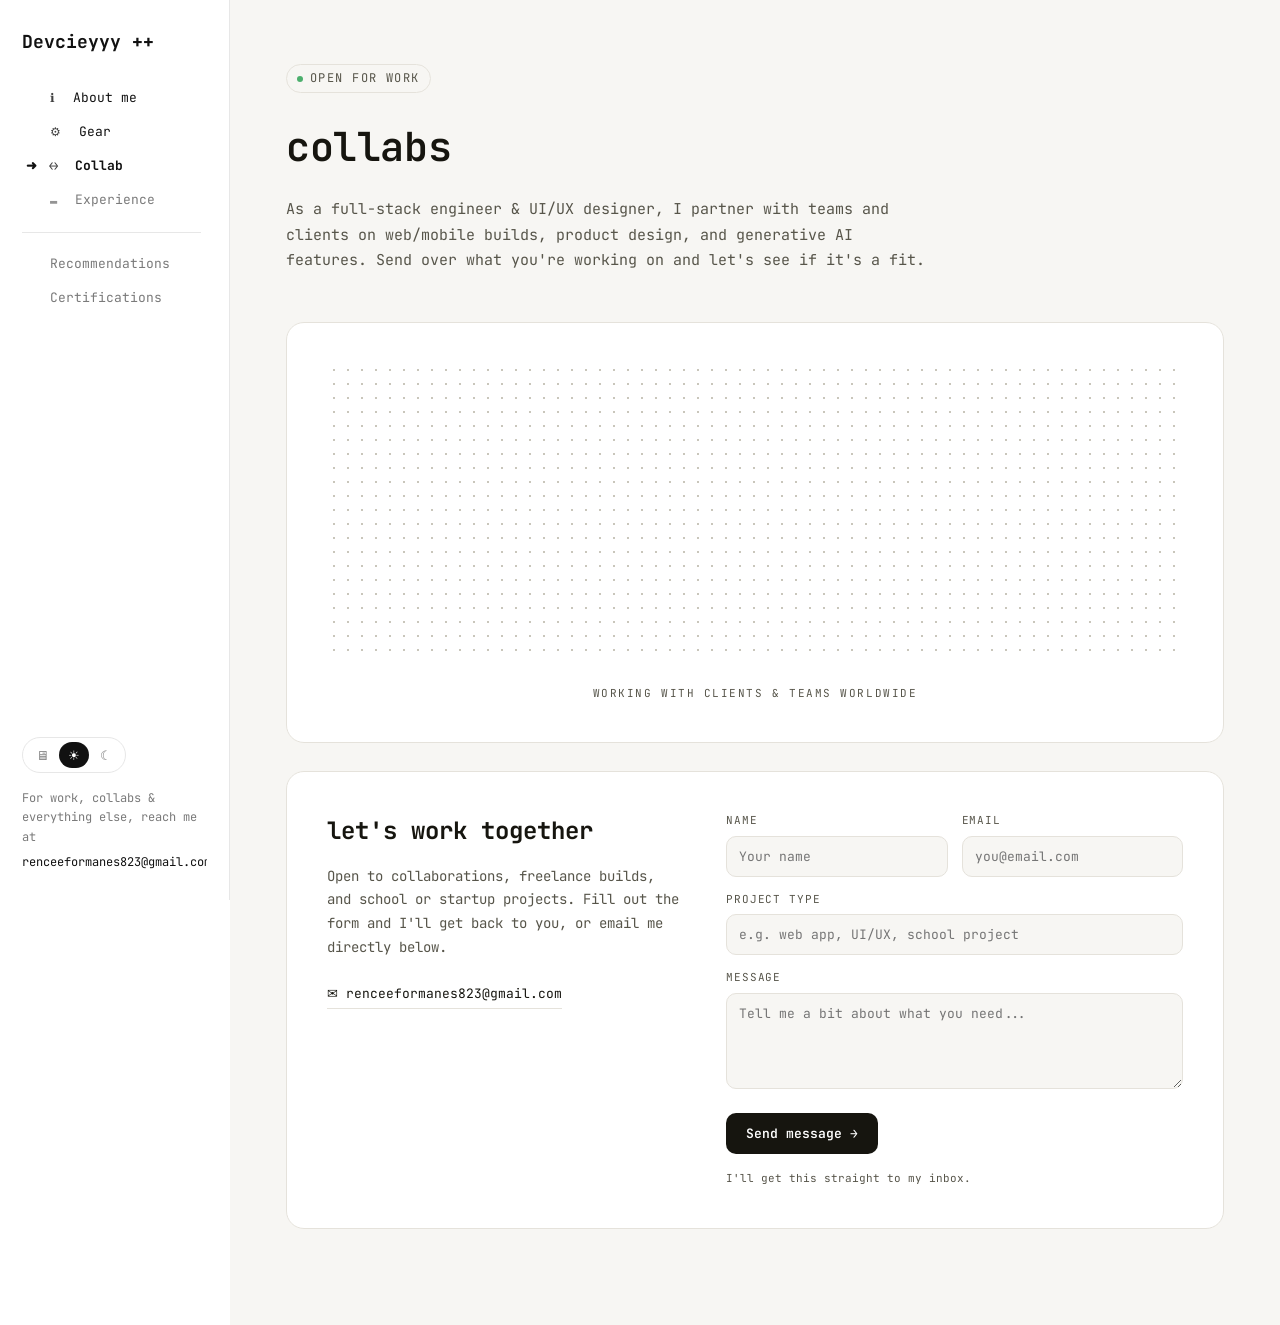
<file: collab.html>
<!DOCTYPE html>
<html lang="en">
<head>
<meta charset="UTF-8">
<meta name="viewport" content="width=device-width, initial-scale=1.0">
<script>
(function () {
  try {
    var saved = localStorage.getItem('devcieyyy-theme');
    if (!saved) saved = 'light';
    var resolved = saved === 'system'
      ? (window.matchMedia('(prefers-color-scheme: dark)').matches ? 'dark' : 'light')
      : saved;
    if (resolved === 'dark') document.documentElement.classList.add('dark-theme');
  } catch (e) {}
})();
</script>
<title>Devcieyyy ++ — Collabs</title>
<link rel="icon" type="image/png" href="bnw2.jpg">
<link rel="preconnect" href="https://fonts.googleapis.com">
<link rel="preconnect" href="https://fonts.gstatic.com" crossorigin>
<link href="https://fonts.googleapis.com/css2?family=JetBrains+Mono:wght@400;500;600;700&display=swap" rel="stylesheet">
<link rel="stylesheet" href="style.css">
<link rel="stylesheet" href="collab.css">
<link rel="stylesheet" href="theme.css">
<link rel="stylesheet" href="mobile-menu.css">
</head>
<body>
<div class="dots-bg"></div>
<div class="dots-bg bottom"></div>
<div class="layout">

  <aside class="sidebar">
    <div class="sidebar-top">
      <a href="index.html" class="brand">Devcieyyy ++</a>
      <button class="burger" id="burgerBtn" aria-label="Toggle menu" aria-expanded="false" aria-controls="sidebarMenu">
        <span></span><span></span><span></span>
      </button>
    </div>

    <div class="sidebar-menu" id="sidebarMenu">
      <div class="sidebar-nav-group">
        <nav>
          <a href="index.html#about"><span class="nav-icon">ℹ</span> About me</a>
          <a href="gear.html"><span class="nav-icon">⚙</span> Gear</a>
          <a href="collab.html" class="active"><span class="nav-icon">↔</span> Collab</a>
        </nav>
        <div class="divider"></div>
        <nav class="nav-secondary">
        
          <a href="index.html#experience"><span class="nav-icon">▬</span> Experience</a>
         
          <div class="divider"></div>
          <a href="index.html#recommendations">Recommendations</a>
            <a href="certification.html">Certifications</a>
        
        </nav>
      </div>
      <div class="sidebar-footer">
        <div class="divider"></div>
        
        <button class="theme-toggle" type="button" id="themeToggle" aria-label="Switch to dark mode" aria-pressed="false">
          <span class="theme-icon" aria-hidden="true">☾</span>
        </button>
        <div class="label">For work, collabs & everything else, reach me at</div>
        <a href="mailto:renceeformanes823@gmail.com" class="email">renceeformanes823@gmail.com</a>
      </div>
    </div>
  </aside>

  <main class="collab-main">

    <span class="collab-eyebrow reveal d1">open for work</span>
    <h1 class="collab-title reveal d2">collabs</h1>
    <p class="collab-copy reveal d2">
      As a full-stack engineer &amp; UI/UX designer, I partner with teams and clients on web/mobile builds,
      product design, and generative AI features. Send over what you're working on and let's see if it's a fit.
    </p>

    <div class="world-panel reveal d3">
      <div class="world-dots"></div>
      <div class="world-caption">working with clients &amp; teams worldwide</div>
    </div>

    <div class="together-panel reveal d4">
      <div class="together-left">
        <h2>let's work together</h2>
        <p>
          Open to collaborations, freelance builds, and school or startup projects.
          Fill out the form and I'll get back to you, or email me directly below.
        </p>
        <a class="together-email" href="mailto:renceeformanes823@gmail.com">✉ renceeformanes823@gmail.com</a>
      </div>

      <form class="collab-form" id="collabForm" action="https://formspree.io/f/xqevgnlq" method="POST">
        <div class="field-row">
          <div>
            <label for="name">Name</label>
            <input type="text" id="name" name="name" placeholder="Your name" required>
          </div>
          <div>
            <label for="email">Email</label>
            <input type="email" id="email" name="_replyto" placeholder="you@email.com" required>
          </div>
        </div>
        <div>
          <label for="project">Project type</label>
          <input type="text" id="project" name="project type" placeholder="e.g. web app, UI/UX, school project">
        </div>
        <div>
          <label for="message">Message</label>
          <textarea id="message" name="message" placeholder="Tell me a bit about what you need..." required></textarea>
        </div>
        <button type="submit">Send message <span class="arrow">→</span></button>
        <div class="form-note" id="formNote">I'll get this straight to my inbox.</div>
      </form>
    </div>

  </main>
</div>

<script src="script.js"></script>
<script src="collab.js"></script>
<script src="theme.js"></script>
<script src="mobile-menu.js"></script>

<!-- Tawk.to live chat -->
<script type="text/javascript">
var Tawk_API=Tawk_API||{}, Tawk_LoadStart=new Date();
(function(){
var s1=document.createElement("script"),s0=document.getElementsByTagName("script")[0];
s1.async=true;
s1.src='https://embed.tawk.to/YOUR_PROPERTY_ID/default';
s1.charset='UTF-8';
s1.setAttribute('crossorigin','*');
s0.parentNode.insertBefore(s1,s0);
})();
</script>
</body>
</html>
</file>
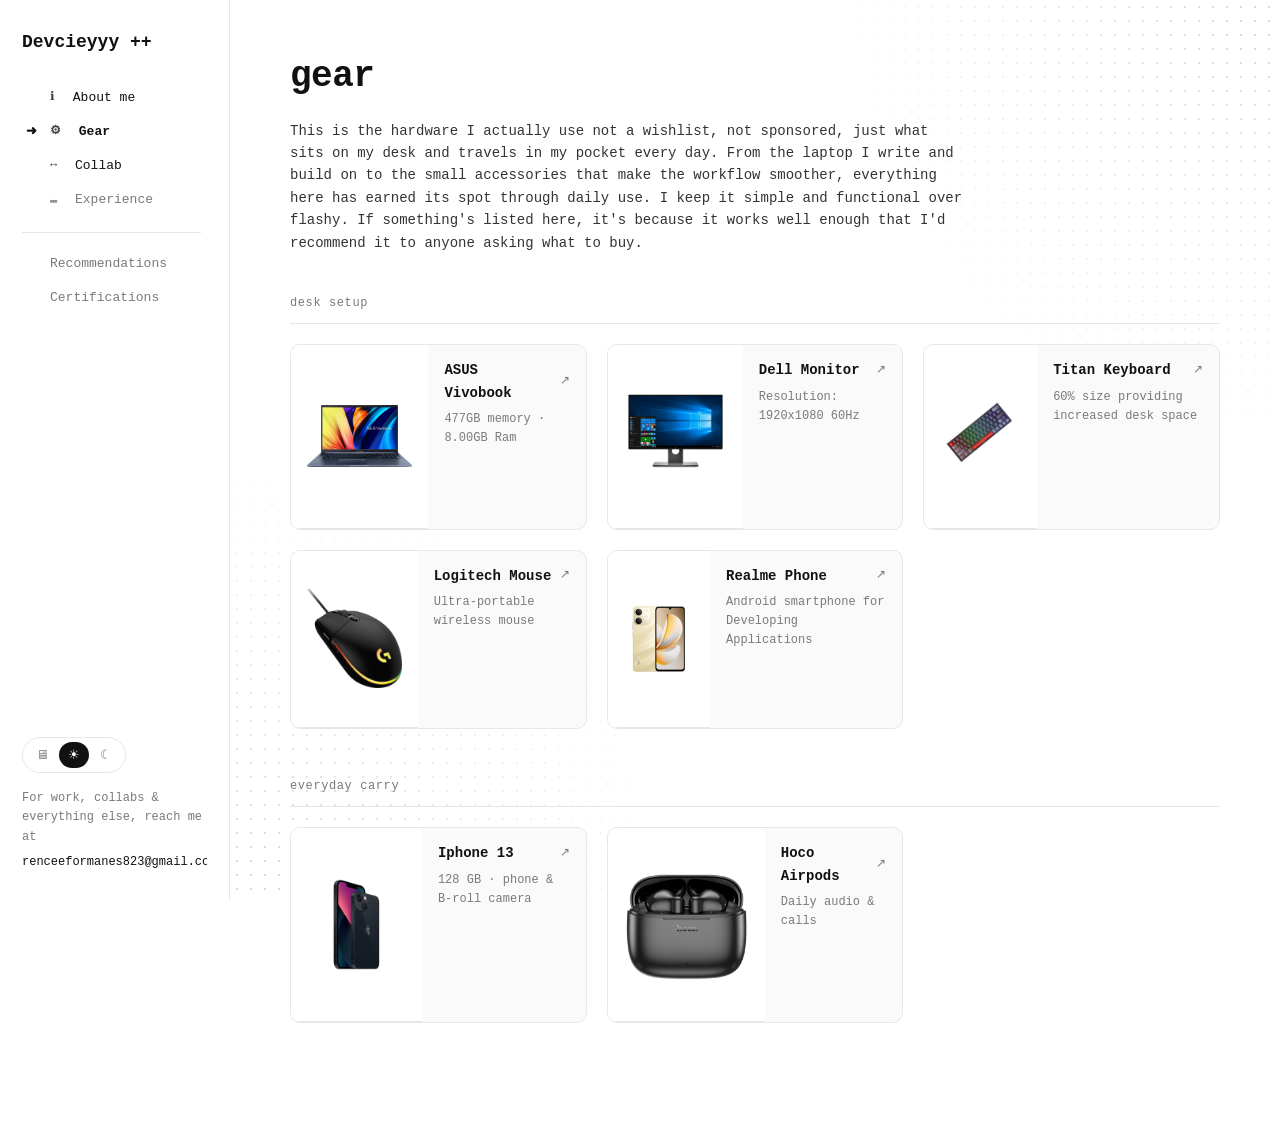
<file: gear.html>
<!DOCTYPE html>
<html lang="en">
<head>
<meta charset="UTF-8">
<meta name="viewport" content="width=device-width, initial-scale=1.0">
<script>
(function () {
  try {
    var saved = localStorage.getItem('devcieyyy-theme');
    if (!saved) {
      saved = window.matchMedia('(prefers-color-scheme: dark)').matches ? 'dark' : 'light';
    }
    if (saved === 'dark') document.documentElement.classList.add('dark-theme');
  } catch (e) {}
})();
</script>
<title>Gear — Devcieyyy ++</title>
<link rel="icon" type="image/png" href="bnw2.jpg">
<link rel="stylesheet" href="style.css">
<link rel="stylesheet" href="theme.css">
<link rel="stylesheet" href="mobile-menu.css">
<script src="mobile-menu.js"></script>
<script src="animations.js"></script>            <!-- add -->
<link rel="stylesheet" href="animations.css">   <!-- add -->
</head>
<body>
<div class="dots-bg"></div>
<div class="dots-bg bottom"></div>
<div class="layout">

  <aside class="sidebar">
    <div class="sidebar-top">
     <a href="index.html" class="brand">Devcieyyy ++</a>
      <button class="burger" id="burgerBtn" aria-label="Toggle menu" aria-expanded="false" aria-controls="sidebarMenu">
        <span></span><span></span><span></span>
      </button>
    </div>

    <div class="sidebar-menu" id="sidebarMenu">
      <div class="sidebar-nav-group">
        <nav>
           <a href="index.html#about"><span class="nav-icon">ℹ</span> About me</a>
        
          <a href="gear.html" class="active"><span class="nav-icon">⚙</span> Gear</a>
          <a href="collab.html"><span class="nav-icon">↔</span> Collab</a>
        </nav>
        <div class="divider"></div>
        <nav class="nav-secondary">
        
          
          <a href="index.html#experience"><span class="nav-icon">▬</span> Experience</a>
         
        <div class="divider"></div>
          <a href="index.html#recommendations">Recommendations</a>
            <a href="certification.html">Certifications</a>
        
        </nav>
      </div>

      <div class="sidebar-footer">
        <div class="divider"></div>
        
        <button class="theme-toggle" type="button" id="themeToggle" aria-label="Switch to dark mode" aria-pressed="false">
          <span class="theme-icon" aria-hidden="true">☾</span>
        </button>
        <div class="label">For work, collabs & everything else, reach me at</div>
        <a href="mailto:renceeformanes823@gmail.com" class="email">renceeformanes823@gmail.com</a>
      </div>
    </div>
  </aside>

  <main>

    <div class="gear-hero">
      <h1>gear</h1>
      <p>This is the hardware I actually use  not a wishlist, not sponsored, just what sits on my desk and travels in my pocket every day. From the laptop I write and build on to the small accessories that make the workflow smoother, everything here has earned its spot through daily use.
I keep it simple and functional over flashy. If something's listed here, it's because it works well enough that I'd recommend it to anyone asking what to buy.</p>
    </div>

    <!-- DESK SETUP -->
    <section class="gear-section" id="desk-setup">
  <div class="section-head">
    <div class="title">desk setup</div>
  </div>
  <div class="gear-grid">

    <a class="gear-card" href="https://www.asus.com/laptops/for-home/vivobook/" target="_blank" rel="noopener noreferrer">
      <div class="gear-photo"><img src="vivobook.jpg" alt="vivobook"></div>
      <div class="gear-info">
        <div class="gear-name">ASUS Vivobook<span class="arrow">↗</span></div>
        <div class="gear-desc">477GB memory · 8.00GB Ram</div>
      </div>
    </a>

    <a class="gear-card" href="https://www.dell.com/en-us/shop/dell-monitors/sc/monitors" target="_blank" rel="noopener noreferrer">
      <div class="gear-photo"><img src="dell.png" alt="Dell Monitor"></div>
      <div class="gear-info">
        <div class="gear-name">Dell Monitor <span class="arrow">↗</span></div>
        <div class="gear-desc">Resolution: 1920x1080 60Hz</div>
      </div>
    </a>

    <a class="gear-card" href="https://altcustoms.com/products/titan-60-keyboard" target="_blank" rel="noopener noreferrer">
      <div class="gear-photo"><img src="keyboard.jpg" alt="Titan Keyboard"></div>
      <div class="gear-info">
        <div class="gear-name">Titan Keyboard <span class="arrow">↗</span></div>
        <div class="gear-desc">60% size providing increased desk space</div>
      </div>
    </a>

    <a class="gear-card" href="https://www.logitech.com/en-us/products/mice.html" target="_blank" rel="noopener noreferrer">
      <div class="gear-photo"><img src="logimouse.jpg" alt="Logitech Mouse"></div>
      <div class="gear-info">
        <div class="gear-name">Logitech Mouse <span class="arrow">↗</span></div>
        <div class="gear-desc">Ultra-portable wireless mouse</div>
      </div>
    </a>

    <a class="gear-card" href="https://www.realme.com/global" target="_blank" rel="noopener noreferrer">
      <div class="gear-photo"><img src="realme.png" alt="Realme Phone"></div>
      <div class="gear-info">
        <div class="gear-name">Realme Phone <span class="arrow">↗</span></div>
        <div class="gear-desc">Android smartphone for Developing Applications</div>
      </div>
    </a>

  </div>
</section>

<!-- EVERYDAY CARRY -->
<section class="gear-section" id="everyday-carry">
  <div class="section-head">
    <div class="title">everyday carry</div>
  </div>
  <div class="gear-grid">

    <a class="gear-card" href="https://www.apple.com/iphone/" target="_blank" rel="noopener noreferrer">
      <div class="gear-photo"><img src="ip13.jpg" alt="Iphone 13"></div>
      <div class="gear-info">
        <div class="gear-name">Iphone 13 <span class="arrow">↗</span></div>
        <div class="gear-desc">128 GB · phone & B-roll camera</div>
      </div>
    </a>

    <a class="gear-card" href="https://www.hoco.com/" target="_blank" rel="noopener noreferrer">
      <div class="gear-photo"><img src="hocu.jpg" alt="Wireless Earbuds"></div>
      <div class="gear-info">
        <div class="gear-name">Hoco Airpods <span class="arrow">↗</span></div>
        <div class="gear-desc">Daily audio & calls</div>
      </div>
    </a>

  </div>
</section>

  </main>
</div>

<script src="script.js"></script>
<script src="theme.js"></script>
<script src="mobile-menu.js"></script>

<!-- Tawk.to live chat -->
<script type="text/javascript">
var Tawk_API=Tawk_API||{}, Tawk_LoadStart=new Date();
(function(){
var s1=document.createElement("script"),s0=document.getElementsByTagName("script")[0];
s1.async=true;
s1.src='https://embed.tawk.to/YOUR_PROPERTY_ID/default';
s1.charset='UTF-8';
s1.setAttribute('crossorigin','*');
s0.parentNode.insertBefore(s1,s0);
})();
</script>
</body>
</html>
</file>
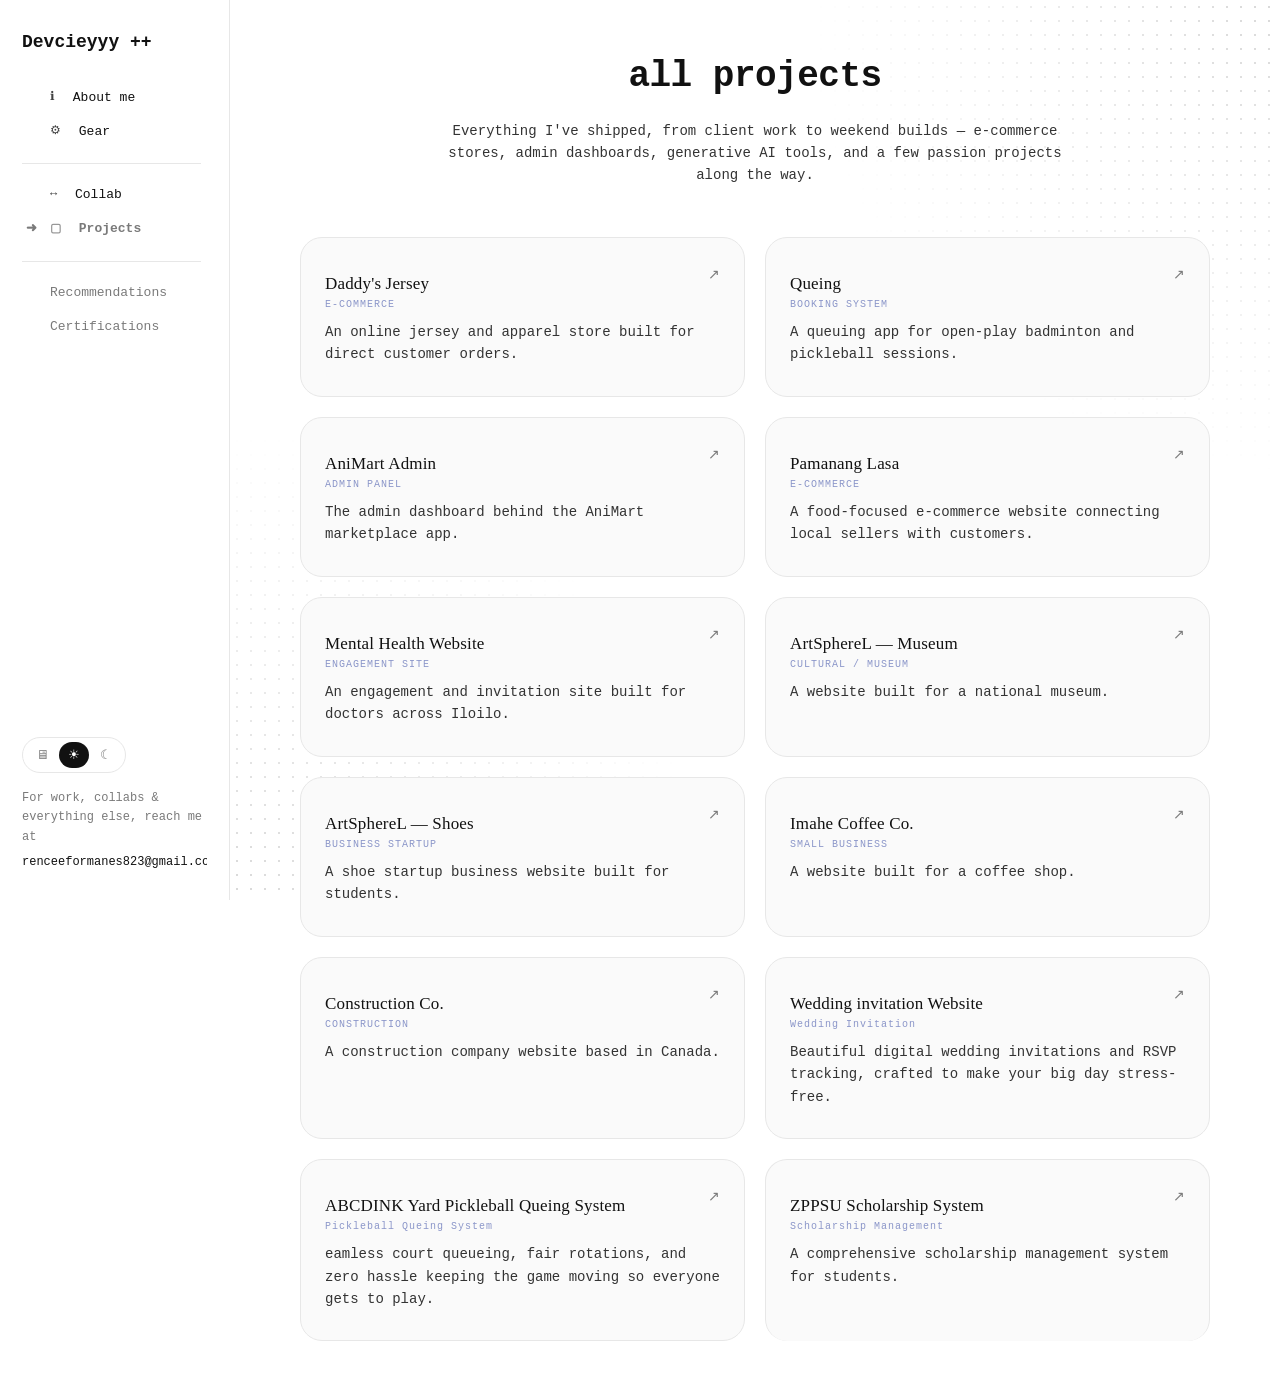
<file: project.html>
<!DOCTYPE html>
<html lang="en">
<head>
<meta charset="UTF-8">
<meta name="viewport" content="width=device-width, initial-scale=1.0">
<script>
(function () {
  try {
    var saved = localStorage.getItem('devcieyyy-theme');
    if (!saved) {
      saved = window.matchMedia('(prefers-color-scheme: dark)').matches ? 'dark' : 'light';
    }
    if (saved === 'dark') document.documentElement.classList.add('dark-theme');
  } catch (e) {}
})();
</script>
<title>All Projects — Devcieyyy ++</title>
<link rel="stylesheet" href="style.css">
<link rel="stylesheet" href="theme.css">
<link rel="stylesheet" href="mobile-menu.css">
<link rel="stylesheet" href="project.css">
</head>
<body>
<div class="dots-bg"></div>
<div class="dots-bg bottom"></div>
<div class="layout">

  <aside class="sidebar">
    <div class="sidebar-top">
      <a href="index.html" class="brand">Devcieyyy ++</a>
      <button class="burger" id="burgerBtn" aria-label="Toggle menu" aria-expanded="false" aria-controls="sidebarMenu">
        <span></span><span></span><span></span>
      </button>
    </div>

    <div class="sidebar-menu" id="sidebarMenu">
      <div class="sidebar-nav-group">
        <nav>
          <a href="index.html#about"><span class="nav-icon">ℹ</span> About me</a>
          <a href="gear.html"><span class="nav-icon">⚙</span> Gear</a>
          <div class="divider"></div>
          <a href="collab.html"><span class="nav-icon">↔</span> Collab</a>
        </nav>
     
        <nav class="nav-secondary">
          <a href="project.html" class="active"><span class="nav-icon">▢</span> Projects</a>
         
         
             <div class="divider"></div>
          <a href="index.html#recommendations">Recommendations</a>
            <a href="certification.html">Certifications</a>
        </nav>
      </div>
      <div class="sidebar-footer">
        <div class="divider"></div>
        <button class="theme-toggle" type="button" id="themeToggle" aria-label="Switch to dark mode" aria-pressed="false">
          <span class="theme-icon" aria-hidden="true">☾</span>
        </button>
        <div class="label">For work, collabs & everything else, reach me at</div>
        <a href="mailto:renceeformanes823@gmail.com" class="email">renceeformanes823@gmail.com</a>
      </div>
    </div>
  </aside>

  <main>

    <div class="projects-hero">
      <h1>all projects</h1>
      <p>Everything I've shipped, from client work to weekend builds — e-commerce stores, admin dashboards, generative AI tools, and a few passion projects along the way.</p>
    </div>

    <div class="all-projects-list">

      <a class="proj-row" href="https://github.com/Rencieyyyy/daddysjersey" target="_blank" rel="noopener noreferrer">
        <div class="proj-name">Daddy's Jersey</div>
        <div class="proj-meta">
          <div class="proj-tag">E-COMMERCE</div>
          <div class="proj-desc">An online jersey and apparel store built for direct customer orders.</div>
        </div>
        <span class="proj-arrow">↗</span>
      </a>

      <a class="proj-row" href="https://github.com/Rencieyyyy/queing" target="_blank" rel="noopener noreferrer">
        <div class="proj-name">Queing</div>
        <div class="proj-meta">
          <div class="proj-tag">BOOKING SYSTEM</div>
          <div class="proj-desc">A queuing app for open-play badminton and pickleball sessions.</div>
        </div>
        <span class="proj-arrow">↗</span>
      </a>

      <a class="proj-row" href="https://github.com/Rencieyyyy/AniMartAdmin" target="_blank" rel="noopener noreferrer">
        <div class="proj-name">AniMart Admin</div>
        <div class="proj-meta">
          <div class="proj-tag">ADMIN PANEL</div>
          <div class="proj-desc">The admin dashboard behind the AniMart marketplace app.</div>
        </div>
        <span class="proj-arrow">↗</span>
      </a>

      <a class="proj-row" href="https://github.com/Rencieyyyy/Pamanang_Lasa" target="_blank" rel="noopener noreferrer">
        <div class="proj-name">Pamanang Lasa</div>
        <div class="proj-meta">
          <div class="proj-tag">E-COMMERCE</div>
          <div class="proj-desc">A food-focused e-commerce website connecting local sellers with customers.</div>
        </div>
        <span class="proj-arrow">↗</span>
      </a>

      <a class="proj-row" href="https://github.com/Rencieyyyy/MetalHealthWebsite" target="_blank" rel="noopener noreferrer">
        <div class="proj-name">Mental Health Website</div>
        <div class="proj-meta">
          <div class="proj-tag">ENGAGEMENT SITE</div>
          <div class="proj-desc">An engagement and invitation site built for doctors across Iloilo.</div>
        </div>
        <span class="proj-arrow">↗</span>
      </a>

      <a class="proj-row" href="https://github.com/Rencieyyyy/ArtSphereL" target="_blank" rel="noopener noreferrer">
        <div class="proj-name">ArtSphereL — Museum</div>
        <div class="proj-meta">
          <div class="proj-tag">CULTURAL / MUSEUM</div>
          <div class="proj-desc">A website built for a national museum.</div>
        </div>
        <span class="proj-arrow">↗</span>
      </a>

      <a class="proj-row" href="https://github.com/Rencieyyyy/ArtSphereL" target="_blank" rel="noopener noreferrer">
        <div class="proj-name">ArtSphereL — Shoes</div>
        <div class="proj-meta">
          <div class="proj-tag">BUSINESS STARTUP</div>
          <div class="proj-desc">A shoe startup business website built for students.</div>
        </div>
        <span class="proj-arrow">↗</span>
      </a>

      <a class="proj-row" href="https://github.com/Rencieyyyy/imahecoffeenco" target="_blank" rel="noopener noreferrer">
        <div class="proj-name">Imahe Coffee Co.</div>
        <div class="proj-meta">
          <div class="proj-tag">SMALL BUSINESS</div>
          <div class="proj-desc">A website built for a coffee shop.</div>
        </div>
        <span class="proj-arrow">↗</span>
      </a>

      <a class="proj-row" href="https://github.com/Rencieyyyy/construction" target="_blank" rel="noopener noreferrer">
        <div class="proj-name">Construction Co.</div>
        <div class="proj-meta">
          <div class="proj-tag">CONSTRUCTION</div>
          <div class="proj-desc">A construction company website based in Canada.</div>
        </div>
        <span class="proj-arrow">↗</span>
      </a>

        <a class="proj-row" href="https://wedding-puce-eta-70.vercel.app/" target="_blank" rel="noopener noreferrer">
        <div class="proj-name">Wedding invitation Website</div>
        <div class="proj-meta">
          <div class="proj-tag">Wedding Invitation</div>
          <div class="proj-desc">Beautiful digital wedding invitations and RSVP tracking, crafted to make your big day stress-free.</div>
        </div>
        <span class="proj-arrow">↗</span>
      </a>

<a class="proj-row" href="https://abcpickleyard.vercel.app/" target="_blank" rel="noopener noreferrer">
        <div class="proj-name">ABCDINK Yard Pickleball Queing System</div>
        <div class="proj-meta">
          <div class="proj-tag">Pickleball Queing System</div>
          <div class="proj-desc">eamless court queueing, fair rotations, and zero hassle keeping the game moving so everyone gets to play.</div>
        </div>
        <span class="proj-arrow">↗</span>
      </a>

<a class="proj-row" href="https://vercel.com/22-65615-7897s-projects/scholarship-system/3UVrUq3BCr5BH1ZzaQ43JsUsJeqg" target="_blank" rel="noopener noreferrer">
        <div class="proj-name">ZPPSU Scholarship System</div>
        <div class="proj-meta">
          <div class="proj-tag">Scholarship Management</div>
          <div class="proj-desc">A comprehensive scholarship management system for students.</div>
        </div>
        <span class="proj-arrow">↗</span>
      </a>

    </div>

  </main>
</div>

<script src="script.js"></script>
<script src="theme.js"></script>
<script src="mobile-menu.js"></script>

<!-- Tawk.to live chat -->
<script type="text/javascript">
var Tawk_API=Tawk_API||{}, Tawk_LoadStart=new Date();
(function(){
var s1=document.createElement("script"),s0=document.getElementsByTagName("script")[0];
s1.async=true;
s1.src='https://embed.tawk.to/YOUR_PROPERTY_ID/default';
s1.charset='UTF-8';
s1.setAttribute('crossorigin','*');
s0.parentNode.insertBefore(s1,s0);
})();
</script>
</body>
</html>
</file>
<file: style.css>
:root{
  --bg:#ffffff;
  --ink:#111111;
  --muted:#7a7a7a;
  --line:#e7e7e7;
  --card:#fafafa;
  --mono:'JetBrains Mono','Courier New',monospace;
  --serif:'Georgia','Times New Roman',serif;
}
*{box-sizing:border-box;}
body{
  margin:0;
  background:var(--bg);
  color:var(--ink);
  font-family:var(--mono);
  font-size:14px;
  line-height:1.6;
  position:relative;
  overflow-x:clip;
}
a{color:inherit;text-decoration:none;}
a:hover{color:var(--ink);text-decoration:underline;}
.layout{display:flex;min-height:100vh;position:relative;z-index:1;}

/* decorative dotted background, like reference site corners */
.dots-bg{
  position:fixed;top:0;right:0;width:480px;height:480px;
  background-image:radial-gradient(circle,#d8d8d8 1px,transparent 1px);
  background-size:14px 14px;
  -webkit-mask-image:radial-gradient(circle at 100% 0%, black 0%, transparent 70%);
  mask-image:radial-gradient(circle at 100% 0%, black 0%, transparent 70%);
  pointer-events:none;z-index:0;
}
.dots-bg.bottom{
  top:auto;right:auto;bottom:0;left:230px;
  -webkit-mask-image:radial-gradient(circle at 0% 100%, black 0%, transparent 70%);
  mask-image:radial-gradient(circle at 0% 100%, black 0%, transparent 70%);
}
.dots-row{
  height:14px;
  background-image:radial-gradient(circle,#d8d8d8 1px,transparent 1px);
  background-size:14px 14px;
  margin:0 0 8px;
}

/* Sidebar */
.sidebar{
  width:230px;
  flex-shrink:0;
  border-right:1px solid var(--line);
  padding:28px 22px;
  display:flex;
  flex-direction:column;
  position:fixed;
  top:0;
  left:0;
  bottom:0;
  height:100vh;
  overflow:auto;
  z-index:2;
  background: var(--bg);
}
.sidebar-top{display:flex;align-items:center;justify-content:space-between;}
.brand{font-family:var(--mono);font-weight:700;font-size:18px;-webkit-font-smoothing:none;font-smooth:never;text-rendering:optimizeSpeed;}

/* menu wrapper: plain flow on desktop, collapsible on mobile */
.sidebar-menu{
  display:flex;
  flex-direction:column;
  justify-content:space-between;
  flex:1;
  min-height:0;
  margin-top:24px;
  overflow:hidden;
}

/* nav area — allow internal scrolling if sidebar content grows */
.sidebar-nav-group{
  overflow-y:auto;
  flex:1 1 auto;
  min-height:0;
  padding-right:6px;
}

.sidebar-footer{
  flex-shrink:0;
  font-size:12px;color:var(--muted);
}

/* burger button: hidden on desktop */
.burger{
  display:none;
  flex-direction:column;
  justify-content:center;
  gap:4px;
  width:26px;
  height:20px;
  padding:0;
  background:none;
  border:none;
  cursor:pointer;
}
.burger span{
  display:block;
  height:2px;
  width:100%;
  background:var(--ink);
  border-radius:2px;
  transition:transform .2s ease, opacity .2s ease;
}
.burger.open span:nth-child(1){transform:translateY(6px) rotate(45deg);}
.burger.open span:nth-child(2){opacity:0;}
.burger.open span:nth-child(3){transform:translateY(-6px) rotate(-45deg);}

nav a{
  display:block;
  position:relative;
  padding:8px 24px 8px 28px;
  color:var(--ink);
  font-size:13px;
  line-height:1.4;
}
nav a::before{
  content: '';
  position:absolute;
  left:0;
  top:50%;
  transform:translateY(-50%);
  opacity:0;
  width:18px;
  text-align:center;
  transition:opacity .2s ease, transform .2s ease;
}
nav a.active::before{
  content:'➜';
  color:currentColor;
  opacity:1;
}
nav a .nav-icon{
  display:inline-flex;
  align-items:center;
  vertical-align:middle;
  margin-right:10px;
  font-size:12px;
  opacity:.8;
}
nav a.active{font-weight:700;}
nav .divider{height:1px;background:var(--line);margin:14px 0;}
.nav-secondary a{color:var(--muted);}
.sidebar-footer .label{margin:14px 0 6px;}
.sidebar-footer .email{color:var(--ink);}

.ask-btn{
  display:flex;align-items:center;justify-content:space-between;
  border:1px solid var(--line);border-radius:6px;
  padding:7px 10px;font-size:12px;color:var(--muted);
  cursor:pointer;margin-bottom:16px;background:none;width:100%;
  font-family:var(--mono);
}
.ask-btn kbd{
  border:1px solid var(--line);border-radius:4px;
  padding:1px 5px;font-size:10px;color:var(--muted);font-family:var(--mono);
  margin-left:3px;
}
.viewers-block{margin-bottom:16px;}
.avatar-stack{display:flex;align-items:center;margin-bottom:6px;}
.avatar-stack .mini-avatar{
  width:22px;height:22px;border-radius:50%;
  background:var(--card);border:1.5px solid var(--bg);
  margin-right:-8px;
  display:flex;align-items:center;justify-content:center;
  font-size:9px;color:var(--muted);
}
.avatar-stack .more{
  margin-left:12px;font-size:11px;color:var(--muted);
}
.viewing-now{font-size:12px;color:var(--muted);}
.viewing-now .count{color:var(--ink);font-weight:bold;}

/* segmented theme toggle: desktop / light / dark */
.theme-toggle-group{
  display:flex;
  align-items:center;
  justify-content:center;
  gap:2px;
  border:1px solid var(--line);
  border-radius:20px;
  padding:4px;
  margin-bottom:16px;
  width:fit-content;
}
.theme-toggle-group button{
  border:none;
  background:none;
  cursor:pointer;
  width:30px;
  height:26px;
  border-radius:16px;
  display:flex;
  align-items:center;
  justify-content:center;
  color:var(--muted);
  font-size:13px;
  font-family:var(--mono);
  transition:background .12s ease, color .12s ease;
}
.theme-toggle-group button.active{
  background:var(--ink);
  color:var(--bg);
}
.theme-toggle-group button:hover:not(.active){
  color:var(--ink);
}

/* Main */
main{flex:1;margin-left:230px;padding:48px clamp(20px,5vw,60px);max-width:1100px;min-width:0;}
.hero{display:flex;gap:clamp(24px,4vw,48px);align-items:center;margin-bottom:40px;flex-wrap:wrap;}

/* Avatar with halftone photo effect */
.avatar{
  width:clamp(140px,22vw,280px);height:clamp(140px,22vw,280px);flex-shrink:0;
  background:var(--card);
  border:1px solid var(--line);
  display:flex;align-items:center;justify-content:center;
  color:var(--muted);font-size:12px;text-align:center;
  position:relative;
  overflow:hidden;
}
.avatar img{
  width:100%;
  height:100%;
  object-fit:cover;
  display:block;
}
.avatar img.halftone{
  filter:grayscale(1) contrast(1.35) brightness(1.05);
}
/* dot-screen overlay to fake a halftone print texture over the photo */
.avatar::after{
  content:"";
  position:absolute;
  inset:0;
  background-image:radial-gradient(circle, #000 1px, transparent 1.3px);
  background-size:4px 4px;
  mix-blend-mode:multiply;
  opacity:0.32;
  pointer-events:none;
}

.hero-text{min-width:0;flex:1 1 280px;}
.hero-text h1{font-family:var(--mono);font-weight:700;font-size:clamp(26px,4.5vw,42px);margin:0 0 16px;letter-spacing:-0.5px;-webkit-font-smoothing:none;font-smooth:never;text-rendering:optimizeSpeed;}
.hero-text p{max-width:520px;margin:0 0 14px;color:#333;}
.links{margin-top:18px;display:flex;gap:18px;flex-wrap:wrap;font-size:12px;color:var(--muted);}
.links a{display:inline-flex;align-items:center;gap:2px;}
.links a .arrow{font-size:10px;color:var(--muted);}

.stats{
  display:flex;border-top:1px solid var(--line);border-bottom:1px solid var(--line);
  margin:36px 0;
}
.stat{flex:1;padding:18px 0;border-right:1px solid var(--line);}
.stat:last-child{border-right:none;}
.stat .num{font-size:20px;display:flex;align-items:baseline;gap:4px;}
.stat .num .arrow{font-size:11px;color:var(--muted);}
.stat .label{font-size:11px;color:var(--muted);letter-spacing:.05em;margin-top:4px;}

section{margin-bottom:48px;}
.section-head{
  display:flex;justify-content:space-between;align-items:baseline;
  border-bottom:1px solid var(--line);padding-bottom:10px;margin-bottom:20px;
}
.section-head .title{color:var(--muted);font-size:12px;letter-spacing:.05em;}
.section-head .all{font-size:11px;color:var(--muted);}

/* About */
.about-body p{max-width:680px;color:#333;margin:0 0 14px;}

/* Experience */
.exp-row{
  display:grid;
  grid-template-columns:70px 1fr 120px;
  gap:16px;
  align-items:center;
  padding:14px 0;
  border-bottom:1px solid var(--line);
  font-size:13px;
}
.exp-row .year{color:var(--muted);}
.exp-row .role{font-weight:bold;}
.exp-row .org{color:var(--muted);text-align:right;}
.exp-placeholder{
  border:1px dashed var(--line);padding:14px;color:var(--muted);font-size:12px;margin-top:10px;
}

/* Stack */
.stack-tags{display:flex;flex-wrap:wrap;gap:10px;}
.stack-tag{font-size:12px;border:1px solid var(--line);padding:6px 14px;border-radius:20px;}
.stack-tag.more{border-style:dashed;color:var(--muted);}

/* Certifications (legacy placeholder cards, kept for reference) */
.cert-grid{display:flex;gap:20px;flex-wrap:wrap;}

/* Recommendations */
.rec-grid{
  display:grid;
  grid-template-columns:repeat(auto-fit, minmax(280px, 1fr));
  gap:20px;
}
.rec-card{
  border:1px dashed var(--line);
  background:var(--card);
  padding:20px;
}
.rec-card .quote-mark{color:#ccc;font-size:24px;font-family:var(--serif);}
.rec-card .quote{font-size:13px;color:#333;margin:10px 0 16px;}
.rec-card .person{display:flex;gap:10px;align-items:center;}
.rec-card .avatar-slot{
  width:32px;height:32px;border-radius:50%;border:1px dashed #cfcfcf;
  display:flex;align-items:center;justify-content:center;font-size:9px;color:var(--muted);
}
.rec-card .who .who-name{font-size:12px;font-weight:bold;}
.rec-card .who .who-role{font-size:10px;color:var(--muted);}

/* GitHub — contribution dot-matrix (size grows with activity level) */
.github-box{border-top:1px solid var(--line);padding-top:20px;}
.github-grid{
  display:grid;
  grid-template-columns:repeat(52,1fr);
  grid-auto-rows:1fr;
  gap:4px;
  margin:24px 0;
}
.github-grid span{
  width:100%;
  padding-top:100%;
  border-radius:50%;
  background:var(--line);
  display:block;
  transform:scale(.4);
  transition:transform .2s ease, background .2s ease;
}
.github-grid span.l1{background:#cfcfcf;transform:scale(.55);}
.github-grid span.l2{background:#9a9a9a;transform:scale(.7);}
.github-grid span.l3{background:#5c5c5c;transform:scale(.85);}
.github-grid span.l4{background:#111111;transform:scale(1);}

.dark-theme .github-grid span{background:#2a2b30;}
.dark-theme .github-grid span.l1{background:#48494f;}
.dark-theme .github-grid span.l2{background:#797a81;}
.dark-theme .github-grid span.l3{background:#b3b4ba;}
.dark-theme .github-grid span.l4{background:#f5f5f5;}

.contrib-count{font-size:11px;color:var(--muted);}

img{max-width:100%;}

/* ---------- Gear page ---------- */
.gear-hero{margin-bottom:40px;max-width:680px;}
.gear-hero h1{
  font-family:var(--mono);font-weight:700;
  font-size:clamp(26px,4.5vw,36px);
  margin:0 0 14px;letter-spacing:-0.5px;
  -webkit-font-smoothing:none;font-smooth:never;text-rendering:optimizeSpeed;
}
.gear-hero p{color:#333;margin:0;}

.gear-section{margin-bottom:48px;}

.gear-grid{
  display:grid;
  grid-template-columns:repeat(3,1fr);
  gap:20px;
}
.gear-card{
  border:1px solid var(--line);
  border-radius:10px;
  overflow:hidden;
  background:var(--card);
  display:flex;
  color:inherit;
  text-decoration:none;
  transition: transform .2s ease, box-shadow .2s ease, border-color .2s ease;
}
.gear-photo{
  aspect-ratio:1/1;
  background:#fff;
  border-bottom:1px solid var(--line);
  display:flex;align-items:center;justify-content:center;
  color:var(--muted);font-size:11px;text-align:center;padding:16px;
}
.gear-card:hover{
  text-decoration:none;
  transform:translateY(-3px);
  border-color:#bbb;
  box-shadow:0 6px 16px rgba(0,0,0,0.06);
}
.gear-card:hover .arrow{
  color:var(--ink);
}
.gear-photo img{width:100%;height:100%;object-fit:contain;}
.gear-info{padding:14px 16px;}
.gear-name{
  display:flex;align-items:center;justify-content:space-between;gap:8px;
  font-weight:bold;font-size:14px;
}
.gear-name .arrow{color:var(--muted);font-size:12px;font-weight:normal;}
.gear-desc{font-size:12px;color:var(--muted);margin-top:6px;}

/* ---------- Tablet / small laptop ---------- */
@media(max-width:1024px){
  .sidebar{width:200px;padding:24px 18px;}
  main{padding:40px 32px;}
}

/* ---------- Sidebar collapses into a burger menu ---------- */
@media(max-width:820px){
  .layout{flex-direction:column;}
  .sidebar{
    width:100%;
    border-right:none;border-bottom:1px solid var(--line);
    flex-direction:column;
    padding:16px 20px;
    position:static;
    height:auto;
    overflow:visible;
    background:var(--bg);
  }
  .sidebar-top{
    position:static;
    box-shadow:none;
    padding:0;
  }
  .burger{display:flex;}

  .sidebar-menu{
    flex-direction:column;
    justify-content:flex-start;
    max-height:0;
    opacity:0;
    overflow:hidden;
    margin-top:0;
    transition:max-height .3s ease, opacity .2s ease, margin-top .3s ease;
  }
  .sidebar-menu.open{
    max-height:1400px;
    opacity:1;
    margin-top:18px;
  }
  .sidebar-nav-group{
    overflow-y:visible;
  }
  .sidebar-nav-group{margin-bottom:20px;}

  .dots-bg.bottom{left:0;}
  main{padding:32px 24px;max-width:100%;margin-top:0px;}
  .hero{flex-direction:column;align-items:flex-start;text-align:left;}
  .avatar{width:min(100%,280px);height:auto;aspect-ratio:1/1;}
  .gear-grid{grid-template-columns:repeat(2,1fr);}
}

/* ---------- Mobile ---------- */
@media(max-width:600px){
  body{font-size:13px;}
  main{padding:28px 18px;}
  .sidebar{padding:14px 18px;}
  nav a{padding:8px 0;}

  .hero{gap:20px;}
  .hero-text p{max-width:100%;}
  .links{gap:12px 16px;}

  .stats{flex-wrap:wrap;}
  .stat{flex:1 1 50%;border-bottom:1px solid var(--line);}
  .stat:nth-child(odd){border-right:1px solid var(--line);}
  .stat:nth-last-child(-n+1){border-bottom:none;}

  section{margin-bottom:36px;}
  .section-head{flex-wrap:wrap;gap:6px;}

  .projects-grid, .cert-grid, .rec-grid{flex-direction:column;}
  .project-card, .cert-card, .rec-card{width:100%;}
  .gear-grid{grid-template-columns:1fr;}

  .exp-row{flex-wrap:wrap;row-gap:4px;}
  .exp-row .org{text-align:left;width:100%;order:3;}

  .github-grid{grid-template-columns:repeat(26,1fr);gap:2px;}
}

/* ---------- Small phones ---------- */
@media(max-width:420px){
  .hero-text h1{font-size:24px;}
  .stat{flex:1 1 100%;border-right:none !important;}
  .stat:nth-last-child(-n+1){border-bottom:none;}
  .avatar-stack .more{margin-left:8px;}
  .ask-btn{font-size:11px;}
}

/* =========================================================
   DARK MODE — root token overrides
   (falls back cleanly if theme.css already defines --dt-* vars)
   ========================================================= */
html.dark-theme{
  --bg:#0e0e10;
  --ink:#f2f2f2;
  --muted:#8d8e94;
  --line:#2a2b30;
  --card:#18191d;
}
.dark-theme body{background:var(--bg);color:var(--ink);}
.dark-theme .dots-bg{background-image:radial-gradient(circle,#2c2d32 1px,transparent 1px);}
.dark-theme .dots-row{background-image:radial-gradient(circle,#2c2d32 1px,transparent 1px);}
.dark-theme .sidebar{background:var(--bg);border-color:var(--line);}
.dark-theme .hero-text p,
.dark-theme .about-body p,
.dark-theme .gear-hero p,
.dark-theme .rec-card .quote{color:#c7c8cf;}
.dark-theme .avatar::after{opacity:.5;mix-blend-mode:screen;}

/* =========================================================
   PROJECTS — redesigned cards (badge pills, icon tile, CTAs)
   ========================================================= */
.projects-carousel-container{
  position:relative;
  padding:44px 0 24px;
  overflow:visible;
}
.projects-track{
  position:relative;
  height:clamp(300px, 38vw, 340px);
  display:flex;
  align-items:center;
  justify-content:center;
  perspective:1200px;
}

.project-3d-card{
  position:absolute;
  width:clamp(250px, 34vw, 330px);
  border:1px solid var(--line);
  border-radius:26px;
  background:var(--bg);
  padding:22px 22px 24px;
  cursor:pointer;
  will-change: transform, opacity;
  transition:
    transform .6s cubic-bezier(.16,1,.3,1),
    opacity .5s cubic-bezier(.16,1,.3,1),
    box-shadow .5s ease,
    background .2s ease, border-color .2s ease;
  box-shadow:0 4px 14px rgba(17,17,17,0.06);
}
.dark-theme .project-3d-card{
  background:var(--card);
  box-shadow:0 4px 18px rgba(0,0,0,0.35);
}
.project-3d-card:hover{
  opacity:1;
}
.project-3d-card[data-index="1"]:hover{
  transform:translateX(0) rotate(0deg) scale(1.04);
}
.project-3d-card[data-index="0"]:hover{
  transform:translateX(clamp(-78px, -10vw, -46px)) rotate(-7deg) scale(0.94);
}
.project-3d-card[data-index="2"]:hover{
  transform:translateX(clamp(46px, 10vw, 78px)) rotate(7deg) scale(0.94);
}
.project-3d-card[data-index="1"]{
  z-index:3;
  transform:translateX(0) translateZ(0px) rotate(0deg) scale(1);
  opacity:1;
  box-shadow:0 18px 40px rgba(17,17,17,0.12);
  cursor:default;
}
.dark-theme .project-3d-card[data-index="1"]{
  box-shadow:0 18px 40px rgba(0,0,0,0.5);
}
.project-3d-card[data-index="0"]{
  z-index:2;
  transform:translateX(clamp(-78px, -10vw, -46px)) translateZ(-140px) rotate(-7deg) scale(0.9);
  opacity:0.55;
}
.project-3d-card[data-index="2"]{
  z-index:2;
  transform:translateX(clamp(46px, 10vw, 78px)) translateZ(-140px) rotate(7deg) scale(0.9);
  opacity:0.55;
}
.project-3d-card:hover{opacity:1;}

/* floating badge pills, stacked above the card */
.card-badges{
  position:absolute;
  top:-16px;
  left:20px;
  right:20px;
  display:flex;
  flex-wrap:wrap;
  gap:6px;
  z-index:2;
}
.card-badge{
  font-size:10px;
  letter-spacing:.02em;
  padding:6px 13px;
  border-radius:20px;
  white-space:nowrap;
  font-family:var(--mono);
  line-height:1.2;
}
.card-badge.black-badge{background:#111;color:#fff;}
.card-badge.gray-badge{
  background:var(--bg);
  color:var(--muted);
  border:1px solid var(--line);
}
.dark-theme .card-badge.black-badge{background:#f2f2f2;color:#111;}
.dark-theme .card-badge.gray-badge{background:var(--card);}

.card-content-wrap{display:flex;flex-direction:column;gap:14px;margin-top:10px;}

.project-header{display:flex;align-items:center;gap:12px;}

.project-logo{
  width:52px;
  height:52px;
  flex-shrink:0;
  border-radius:14px;
  overflow:hidden;
  border:1px solid var(--line);
  background:#fff;
  display:flex;
  align-items:center;
  justify-content:center;
}
.project-logo img{width:100%;height:100%;object-fit:cover;display:block;}

.project-title{
  font-family:var(--mono);
  font-size:clamp(14px, 1.5vw, 16px);
  font-weight:700;
  margin:0;
  line-height:1.3;
}

.project-desc{
  font-size:12.5px;
  color:var(--muted);
  margin:0;
  line-height:1.55;
}

/* CTA pills at the bottom of each card, styled like store badges */
.store-links{display:flex;gap:8px;flex-wrap:wrap;margin-top:2px;}
.store-btn{
  display:inline-flex;
  align-items:center;
  gap:6px;
  background:#111;
  color:#fff !important;
  border-radius:10px;
  padding:8px 12px;
  font-size:11px;
  font-family:var(--mono);
  text-decoration:none !important;
  transition:transform .15s ease, opacity .15s ease;
}
.store-btn:hover{transform:translateY(-2px);opacity:.9;}
.store-btn .store-btn-icon{font-size:13px;line-height:1;}
.dark-theme .store-btn{background:#f2f2f2;color:#111 !important;}

/* ---- Tablet ---- */
@media(max-width:820px){
  .projects-track{height:clamp(280px, 46vw, 320px);}
  .project-3d-card{width:clamp(230px, 50vw, 290px);}
  .project-3d-card[data-index="0"]{transform:translateX(-32px) rotate(-6deg) scale(0.88);}
  .project-3d-card[data-index="2"]{transform:translateX(32px) rotate(6deg) scale(0.88);}
}

/* ---- Mobile ---- */
@media(max-width:600px){
  .projects-track{height:clamp(260px, 74vw, 300px);}
  .project-3d-card{width:clamp(210px, 76vw, 260px);padding:18px;}
  .project-3d-card[data-index="1"]{transform:translateX(0) rotate(0deg) scale(1);}
  .project-3d-card[data-index="0"]{transform:translateX(-22px) rotate(-6deg) scale(0.86);}
  .project-3d-card[data-index="2"]{transform:translateX(22px) rotate(6deg) scale(0.86);}
  .card-badges{top:-12px;left:14px;right:14px;}
  .card-badge{font-size:9px;padding:5px 10px;}
  .project-title{font-size:13.5px;}
  .project-desc{font-size:11.5px;}
  .store-btn{font-size:10px;padding:7px 10px;}
}

/* =========================================================
   CERTIFICATIONS PAGE
   ========================================================= */
.cert-hero{margin-bottom:40px;max-width:680px;}
.cert-hero h1{
  font-family:var(--mono);font-weight:700;
  font-size:clamp(26px,4.5vw,36px);
  margin:0 0 14px;letter-spacing:-0.5px;
  -webkit-font-smoothing:none;font-smooth:never;text-rendering:optimizeSpeed;
}
.cert-hero p{color:#333;margin:0;}
.dark-theme .cert-hero p{color:#c7c8cf;}

.cert-section{margin-bottom:48px;}

.cert-grid-new{
  display:grid;
  grid-template-columns:repeat(3,1fr);
  gap:20px;
}

.cert-card{
  position:relative;
  border:1px solid var(--line);
  border-radius:20px;
  background:var(--card);
  padding:26px 22px 22px;
  display:flex;
  flex-direction:column;
  gap:16px;
  transition:transform .2s ease, box-shadow .2s ease, border-color .2s ease, background .2s ease;
}
.cert-card:hover{
  transform:translateY(-4px);
  box-shadow:0 14px 32px rgba(17,17,17,.08);
  border-color:#c9c9c9;
}
.dark-theme .cert-card{background:var(--card);border-color:var(--line);}
.dark-theme .cert-card:hover{
  box-shadow:0 14px 32px rgba(0,0,0,.4);
  border-color:#3a3b42;
}

.cert-badge{
  position:absolute;
  top:-13px;
  left:20px;
  background:#111;
  color:#fff;
  font-size:10px;
  letter-spacing:.03em;
  padding:5px 12px;
  border-radius:20px;
  font-family:var(--mono);
}
.dark-theme .cert-badge{background:#f2f2f2;color:#111;}

.cert-thumb{
  width:100%;
  aspect-ratio:4/3;
  border-radius:14px;
  border:1px solid var(--line);
  background:#fff;
  overflow:hidden;
  display:flex;
  align-items:center;
  justify-content:center;
  margin-top:8px;
}
.cert-thumb img{
  width:100%;
  height:100%;
  object-fit:cover;
  display:block;
}
.dark-theme .cert-thumb{background:#1f2025;}

.cert-top{display:flex;align-items:center;gap:12px;}
.cert-logo{
  width:52px;height:52px;flex-shrink:0;
  border-radius:14px;
  border:1px solid var(--line);
  background:#fff;
  display:flex;align-items:center;justify-content:center;
  overflow:hidden;
  font-size:10px;color:var(--muted);text-align:center;
}
.cert-logo img{width:100%;height:100%;object-fit:contain;padding:6px;}

.cert-name{font-family:var(--mono);font-weight:700;font-size:14px;line-height:1.3;margin:0;}
.cert-org{font-size:11.5px;color:var(--muted);margin:3px 0 0;}

.cert-meta{font-size:11.5px;color:var(--muted);display:flex;justify-content:space-between;gap:10px;border-top:1px solid var(--line);padding-top:14px;}
.cert-meta .cert-date{color:var(--ink);font-weight:600;}

.cert-verify{
  display:inline-flex;align-items:center;gap:6px;
  align-self:flex-start;
  font-size:11.5px;
  font-family:var(--mono);
  border:1px solid var(--line);
  border-radius:20px;
  padding:7px 14px;
  background:none;
  color:var(--ink) !important;
  text-decoration:none !important;
  cursor:pointer;
  transition:background .15s ease, border-color .15s ease;
}
.cert-verify:hover{background:var(--bg);border-color:#bbb;}
.dark-theme .cert-verify:hover{border-color:#4a4b52;}

/* ---------- Certificate modal (full image view) ---------- */
.cert-modal{
  position:fixed;
  inset:0;
  background:rgba(10,10,11,.72);
  display:flex;
  align-items:center;
  justify-content:center;
  padding:32px;
  z-index:1000;
  opacity:0;
  pointer-events:none;
  transition:opacity .2s ease;
}
.cert-modal.open{opacity:1;pointer-events:auto;}
.cert-modal-inner{
  position:relative;
  max-width:min(820px,92vw);
  max-height:88vh;
  background:var(--bg);
  border:1px solid var(--line);
  border-radius:16px;
  padding:16px;
  display:flex;
  flex-direction:column;
  gap:12px;
  transform:scale(.96);
  transition:transform .2s ease;
}
.cert-modal.open .cert-modal-inner{transform:scale(1);}
.cert-modal-inner img{
  max-width:100%;
  max-height:72vh;
  object-fit:contain;
  border-radius:8px;
  display:block;
  margin:0 auto;
}
.cert-modal-title{font-family:var(--mono);font-size:13px;font-weight:700;text-align:center;}
.cert-modal-close{
  position:absolute;
  top:-14px;
  right:-14px;
  width:32px;height:32px;
  border-radius:50%;
  border:1px solid var(--line);
  background:var(--bg);
  color:var(--ink);
  font-size:16px;
  line-height:1;
  cursor:pointer;
  display:flex;align-items:center;justify-content:center;
}
.cert-modal-close:hover{background:var(--card);}

@media(max-width:600px){
  .cert-modal{padding:16px;}
  .cert-modal-inner{padding:12px;}
}

@media(max-width:820px){
  .cert-grid-new{grid-template-columns:repeat(2,1fr);}
}
@media(max-width:600px){
  .cert-grid-new{grid-template-columns:1fr;}
}
/* =========================================================
   STACK — fanned icon-card layout
   ========================================================= */
.stack-fan{
  position:relative;
  height:220px;
  display:flex;
  align-items:center;
  justify-content:center;
  margin:20px 0 10px;
}
.stack-card{
   cursor:default;
  pointer-events:none;
  position:absolute;
  width:110px;
  height:140px;
  border-radius:18px;
  background:var(--card);
  border:1px solid var(--line);
  display:flex;
  align-items:center;
  justify-content:center;
  font-size:40px;
  box-shadow:0 14px 30px rgba(17,17,17,0.14);
  transition:transform .45s cubic-bezier(.16,1,.3,1), box-shadow .3s ease, z-index 0s;
}
.dark-theme .stack-card{
  box-shadow:0 14px 34px rgba(0,0,0,0.5);
}

.dark-theme .stack-card.pos-0{
  box-shadow:0 22px 48px rgba(0,0,0,0.6);
}
.stack-card.pos1{ transform:translateX(78px)  rotate(6deg)  scale(.92); opacity:.9;  z-index:3; }
.stack-card.pos2{ transform:translateX(150px) rotate(11deg) scale(.82); opacity:.7;  z-index:2; }
.stack-card.pos3{ transform:translateX(230px) rotate(16deg) scale(.72); opacity:.55; z-index:1; }




.dark-theme .stack-card.pos-0{
  box-shadow:0 22px 48px rgba(0,0,0,0.6);
}
.stack-card.pos1{ transform:translateX(78px)  rotate(6deg)  scale(.92); opacity:.9;  z-index:3; }
.stack-card.pos2{ transform:translateX(150px) rotate(11deg) scale(.82); opacity:.7;  z-index:2; }
.stack-card.pos3{ transform:translateX(230px) rotate(16deg) scale(.72); opacity:.55; z-index:1; }

/* individual hover: straighten, lift, and pop to front */




/* ---- Tablet ---- */
@media(max-width:820px){
  .stack-fan{height:190px;}
  .stack-card{width:90px;height:115px;font-size:32px;}
  .stack-card.pos-3{transform:translateX(-170px) rotate(-16deg) scale(.7);}
  .stack-card.pos-2{transform:translateX(-115px) rotate(-11deg) scale(.8);}
  .stack-card.pos-1{transform:translateX(-60px)  rotate(-6deg)  scale(.9);}
  .stack-card.pos-0{transform:translateX(0) translateY(-12px) scale(1.15);width:106px;height:135px;font-size:42px;}
  .stack-card.pos1{transform:translateX(60px)  rotate(6deg)  scale(.9);}
  .stack-card.pos2{transform:translateX(115px) rotate(11deg) scale(.8);}
  .stack-card.pos3{transform:translateX(170px) rotate(16deg) scale(.7);}
}
/* ---------- Stack marquee ---------- */
.stack-marquee{
  display:flex;
  flex-direction:column;
  gap:14px;
  margin:24px 0 10px;
}
.stack-row{
  overflow:hidden;
  width:100%;
  -webkit-mask-image:linear-gradient(90deg, transparent, #000 8%, #000 92%, transparent);
  mask-image:linear-gradient(90deg, transparent, #000 8%, #000 92%, transparent);
}
.stack-track{
  display:flex;
  gap:12px;
  width:max-content;
  will-change:transform;
}
.row-right .stack-track{
  animation: stack-scroll-right 22s linear infinite;
}
.row-left .stack-track{
  animation: stack-scroll-left 22s linear infinite;
}
@keyframes stack-scroll-right{
  from{ transform:translateX(-50%); }
  to{ transform:translateX(0%); }
}
@keyframes stack-scroll-left{
  from{ transform:translateX(0%); }
  to{ transform:translateX(-50%); }
}
.stack-row:hover .stack-track{
  animation-play-state:paused;
}

.stack-pill{
  flex:0 0 auto;
  display:inline-flex;
  align-items:center;
  gap:8px;
  font-family:var(--mono);
  font-size:12.5px;
  color:var(--ink);
  background:var(--card);
  border:1px solid var(--line);
  border-radius:999px;
  padding:9px 18px;
  white-space:nowrap;
}
.stack-pill i{ font-size:15px; }

@media(max-width:600px){
  .stack-pill{ font-size:11px; padding:7px 14px; }
  .stack-marquee{ gap:10px; }
}
@media (max-width: 768px) {
  .sidebar {
    position: sticky;
    top: 0;
    z-index: 1000;
    /* needs a solid background, or page content shows through */
    background: #fff;
  }

  html.dark-theme .sidebar {
    background: #0f1012; /* match your dark header color */
  }

  /* if the burger menu is open and taller than the screen, let it scroll */
  .sidebar-menu {
    max-height: calc(100vh - 70px);
    overflow-y: auto;
  }
}
.stat .num { font-variant-numeric: tabular-nums; }
</file>
<file: collab.css>
/* ---------- Collabs page (light theme) ---------- */
:root{
  --collab-bg: #F7F6F3;
  --collab-panel: #FFFFFF;
  --collab-border: #E5E2DB;
  --collab-ink: #16150F;
  --collab-ink-soft: #57554A;
  --collab-accent: #16150F;
  --collab-dot: #C9C6BB;
}

.collab-main{
  background: var(--collab-bg);
  color: var(--collab-ink);
  font-family: 'JetBrains Mono', ui-monospace, SFMono-Regular, Menlo, monospace;
  min-height: 100vh;
  padding: 64px 56px 96px;
  overflow: hidden;
}

/* ---------- entrance animation ---------- */
.reveal{
  opacity: 0;
  transform: translateY(16px);
  animation: revealUp .7s cubic-bezier(.16,.84,.44,1) forwards;
}
.reveal.d1{ animation-delay: .05s; }
.reveal.d2{ animation-delay: .15s; }
.reveal.d3{ animation-delay: .25s; }
.reveal.d4{ animation-delay: .35s; }

@keyframes revealUp{
  to{ opacity: 1; transform: translateY(0); }
}

@media (prefers-reduced-motion: reduce){
  .reveal{ animation: none; opacity: 1; transform: none; }
}

.collab-eyebrow{
  display:inline-block;
  font-size: 12px;
  letter-spacing: .12em;
  text-transform: uppercase;
  color: var(--collab-ink-soft);
  border: 1px solid var(--collab-border);
  padding: 4px 10px;
  border-radius: 999px;
  margin-bottom: 22px;
  position: relative;
}

.collab-eyebrow::before{
  content: "";
  display: inline-block;
  width: 6px;
  height: 6px;
  border-radius: 50%;
  background: #4CAF6D;
  margin-right: 7px;
  animation: pulseDot 1.8s ease-in-out infinite;
}

@keyframes pulseDot{
  0%, 100%{ box-shadow: 0 0 0 0 rgba(76,175,109,.5); }
  50%{ box-shadow: 0 0 0 4px rgba(76,175,109,0); }
}

.collab-title{
  font-size: 40px;
  font-weight: 600;
  margin: 0 0 18px;
  letter-spacing: -0.01em;
}

.collab-copy{
  max-width: 640px;
  font-size: 15px;
  line-height: 1.7;
  color: var(--collab-ink-soft);
  margin: 0 0 48px;
}

/* ---------- world panel ---------- */
.world-panel{
  background: var(--collab-panel);
  border: 1px solid var(--collab-border);
  border-radius: 18px;
  padding: 40px;
  margin-bottom: 28px;
  transition: border-color .25s ease, box-shadow .25s ease, transform .25s ease;
}

.world-panel:hover{
  border-color: #D8D4C8;
  box-shadow: 0 12px 32px -18px rgba(22,21,15,.18);
  transform: translateY(-2px);
}

.world-dots{
  position: relative;
  height: 300px;
  border-radius: 16px;
  background-color: inherit;
  background-image: radial-gradient(circle, var(--collab-dot) 1.5px, transparent 1.5px);
  background-size: 14px 14px;
  background-position: 0 0;
  overflow: hidden;
  animation: driftDots 26s linear infinite;
}

@keyframes driftDots{
  to{ background-position: 140px 0; }
}

@media (prefers-reduced-motion: reduce){
  .world-dots{ animation: none; }
}

.world-caption{
  text-align: center;
  margin-top: 22px;
  font-size: 11px;
  letter-spacing: .14em;
  text-transform: uppercase;
  color: var(--collab-ink-soft);
}

/* ---------- together panel + form ---------- */
.together-panel{
  background: var(--collab-panel);
  border: 1px solid var(--collab-border);
  border-radius: 18px;
  padding: 40px;
  display: grid;
  grid-template-columns: 1.1fr 1.4fr;
  gap: 40px;
  transition: border-color .25s ease, box-shadow .25s ease, transform .25s ease;
}

.together-panel:hover{
  border-color: #D8D4C8;
  box-shadow: 0 12px 32px -18px rgba(22,21,15,.18);
  transform: translateY(-2px);
}

.together-left h2{
  font-size: 24px;
  margin: 0 0 14px;
}

.together-left p{
  font-size: 14px;
  line-height: 1.7;
  color: var(--collab-ink-soft);
  margin: 0 0 22px;
}

.together-email{
  display: inline-flex;
  align-items: center;
  gap: 8px;
  font-size: 13px;
  color: var(--collab-ink);
  text-decoration: none;
  border-bottom: 1px solid var(--collab-border);
  padding-bottom: 3px;
  transition: border-color .15s ease, gap .15s ease, opacity .15s ease;
}
.together-email:hover{
  border-color: var(--collab-ink);
  gap: 11px;
}

.collab-form{
  display: grid;
  gap: 14px;
}

.field-row{
  display: grid;
  grid-template-columns: 1fr 1fr;
  gap: 14px;
}

.collab-form label{
  display: block;
  font-size: 11px;
  letter-spacing: .08em;
  text-transform: uppercase;
  color: var(--collab-ink-soft);
  margin-bottom: 6px;
}

.collab-form input,
.collab-form textarea{
  width: 100%;
  background: var(--collab-bg);
  border: 1px solid var(--collab-border);
  border-radius: 10px;
  padding: 11px 12px;
  font-family: inherit;
  font-size: 13px;
  color: var(--collab-ink);
  outline: none;
  transition: border-color .15s ease, box-shadow .15s ease, background .15s ease;
}

.collab-form input:focus,
.collab-form textarea:focus{
  border-color: var(--collab-ink);
  background: var(--collab-panel);
  box-shadow: 0 0 0 3px rgba(22,21,15,.06);
}

.collab-form input:invalid:not(:placeholder-shown),
.collab-form textarea:invalid:not(:placeholder-shown){
  border-color: #C96A4E;
}

.collab-form textarea{
  resize: vertical;
  min-height: 96px;
}

.collab-form button{
  justify-self: start;
  margin-top: 4px;
  background: var(--collab-ink);
  color: var(--collab-panel);
  border: none;
  border-radius: 10px;
  padding: 12px 20px;
  font-family: inherit;
  font-size: 13px;
  font-weight: 600;
  cursor: pointer;
  display: inline-flex;
  align-items: center;
  gap: 8px;
  transition: opacity .15s ease, transform .15s ease, gap .15s ease;
}
.collab-form button:hover{
  opacity: .88;
  gap: 12px;
  transform: translateY(-1px);
}
.collab-form button:active{
  transform: translateY(0);
}
.collab-form button .arrow{
  display: inline-block;
  transition: transform .15s ease;
}
.collab-form button:hover .arrow{
  transform: translateX(3px);
}

.collab-form button.is-sending{
  opacity: .7;
  cursor: default;
  pointer-events: none;
}

.form-note{
  font-size: 11px;
  color: var(--collab-ink-soft);
  margin-top: 2px;
  min-height: 14px;
  transition: color .2s ease;
}
.form-note.is-success{
  color: #3C8A5B;
}
.form-note.is-error{
  color: #C0503A;
}

@media (max-width: 860px){
  .collab-main{ padding: 40px 20px 72px; }
  .collab-title{ font-size: 30px; }
  .together-panel{ grid-template-columns: 1fr; }
  .field-row{ grid-template-columns: 1fr; }
}
</file>
<file: theme.css>
/* ---------- dark theme overrides ----------
   Applied to <html class="dark-theme">, toggled by theme.js.
   Uses !important since the base palette lives in style.css,
   whose specificity/variable names aren't visible here. */

html.dark-theme {
  --dt-bg: #101012;
  --dt-panel: #1A1A1D;
  --dt-panel-alt: #202024;
  --dt-border: #2E2E33;
  --dt-ink: #F2F1EC;
  --dt-ink-soft: #A6A49B;
}

html.dark-theme,
html.dark-theme body,
html.dark-theme .layout {
  background: var(--dt-bg) !important;
  color: var(--dt-ink) !important;
}

html.dark-theme .dots-bg {
  opacity: .35;
  filter: invert(1);
}

/* sidebar + nav */
html.dark-theme .sidebar,
html.dark-theme .sidebar-menu,
html.dark-theme .sidebar-footer {
  background: var(--dt-bg) !important;
  color: var(--dt-ink) !important;
  border-color: var(--dt-border) !important;
}

html.dark-theme .brand,
html.dark-theme nav a,
html.dark-theme .label,
html.dark-theme .email,
html.dark-theme .viewing-now {
  color: var(--dt-ink) !important;
}

html.dark-theme nav a:not(.active) {
  color: var(--dt-ink-soft) !important;
}

html.dark-theme .divider {
  background: var(--dt-border) !important;
  border-color: var(--dt-border) !important;
}

html.dark-theme .burger span {
  background: var(--dt-ink) !important;
}

html.dark-theme .ask-btn,
html.dark-theme .theme-toggle {
  background: var(--dt-panel) !important;
  color: var(--dt-ink) !important;
  border-color: var(--dt-border) !important;
}

html.dark-theme .mini-avatar {
  border-color: var(--dt-bg) !important;
}

/* main content shell */
html.dark-theme main,
html.dark-theme .hero,
html.dark-theme .hero-text h1,
html.dark-theme .hero-text p,
html.dark-theme .links a,
html.dark-theme .stat .num,
html.dark-theme .title,
html.dark-theme .about-body p {
  color: var(--dt-ink) !important;
}

html.dark-theme .stat .label,
html.dark-theme .gear-hero p {
  color: var(--dt-ink-soft) !important;
}

html.dark-theme .dots-row,
html.dark-theme .divider,
html.dark-theme .section-head {
  border-color: var(--dt-border) !important;
}

/* project / gear / rec cards */
html.dark-theme .project-3d-card,
html.dark-theme .gear-card,
html.dark-theme .rec-card,
html.dark-theme .github-box {
  background: var(--dt-panel) !important;
  border-color: var(--dt-border) !important;
  color: var(--dt-ink) !important;
}

html.dark-theme .project-desc,
html.dark-theme .gear-desc,
html.dark-theme .quote,
html.dark-theme .who-role,
html.dark-theme .contrib-count,
html.dark-theme .org {
  color: var(--dt-ink-soft) !important;
}

html.dark-theme .stack-tag {
  background: var(--dt-panel-alt) !important;
  border-color: var(--dt-border) !important;
  color: var(--dt-ink) !important;
}

html.dark-theme .card-badge.black-badge {
  background: var(--dt-panel-alt) !important;
  color: var(--dt-ink) !important;
}

/* ---------- collab page ---------- */
html.dark-theme .collab-main {
  background: var(--dt-bg) !important;
  color: var(--dt-ink) !important;
}

html.dark-theme .collab-eyebrow {
  border-color: var(--dt-border) !important;
  color: var(--dt-ink-soft) !important;
}

html.dark-theme .collab-title {
  color: var(--dt-ink) !important;
}

html.dark-theme .collab-copy,
html.dark-theme .together-left p,
html.dark-theme .world-caption,
html.dark-theme .form-note {
  color: var(--dt-ink-soft) !important;
}

html.dark-theme .world-panel,
html.dark-theme .together-panel {
  background: var(--dt-panel) !important;
  border-color: var(--dt-border) !important;
}

html.dark-theme .world-dots {
  --collab-dot: #45454B;
}

html.dark-theme .together-left h2,
html.dark-theme .together-email {
  color: var(--dt-ink) !important;
}

html.dark-theme .together-email {
  border-color: var(--dt-border) !important;
}

html.dark-theme .collab-form label {
  color: var(--dt-ink-soft) !important;
}

html.dark-theme .collab-form input,
html.dark-theme .collab-form textarea {
  background: var(--dt-panel-alt) !important;
  border-color: var(--dt-border) !important;
  color: var(--dt-ink) !important;
}

html.dark-theme .collab-form input:focus,
html.dark-theme .collab-form textarea:focus {
  border-color: var(--dt-ink) !important;
  box-shadow: 0 0 0 3px rgba(242, 241, 236, .08) !important;
}

html.dark-theme .collab-form button {
  background: var(--dt-ink) !important;
  color: var(--dt-bg) !important;
}

html.dark-theme .form-note.is-success {
  color: #6FCF97 !important;
}

html.dark-theme .form-note.is-error {
  color: #E28A76 !important;
}

/* smooth the switch itself */
body, .sidebar, .sidebar-menu, .sidebar-footer, main, .collab-main,
.project-3d-card, .gear-card, .rec-card, .github-box,
.world-panel, .together-panel, .collab-form input, .collab-form textarea {
  transition: background-color .25s ease .08s, color .25s ease .08s, border-color .25s ease .08s;
}
</file>
<file: mobile-menu.css>
/* ---------- mobile burger menu: drawer + blurred backdrop ---------- */

body.menu-open {
  overflow: hidden;
}

.menu-backdrop {
  position: fixed;
  inset: 0;
  left: min(86vw, 340px);
  background: rgba(8, 8, 9, .55);
  backdrop-filter: blur(8px);
  -webkit-backdrop-filter: blur(8px);
  opacity: 0;
  pointer-events: none;
  transition: opacity .25s ease;
  z-index: 999;
}
.menu-backdrop.open {
  opacity: 1;
  pointer-events: auto;
}

@media (max-width: 820px) {

  .sidebar {
    position: static;
    width: auto;
    height: auto;
    overflow: visible;
  }

  main {
    margin-left: 0;
  }

  .layout {
    display: block;
  }

  .sidebar-top {
    position: relative;
    z-index: 1001;
  }

  /* hamburger <-> X */
  .burger {
    position: relative;
    z-index: 1002;
  }
  .burger span {
    transition: transform .25s ease, opacity .2s ease;
    transform-origin: center;
  }
  .burger.open span:nth-child(1) {
    transform: translateY(7px) rotate(45deg);
  }
  .burger.open span:nth-child(2) {
    opacity: 0;
  }
  .burger.open span:nth-child(3) {
    transform: translateY(-7px) rotate(-45deg);
  }

  /* the drawer itself: full-height panel sliding from the left,
     not a small box pinned near the top */
  .sidebar-menu {
    position: fixed !important;
    top: 0 !important;
    left: 0 !important;
    right: auto !important;
    height: 100dvh !important;
    width: min(86vw, 340px) !important;
    max-width: 340px;
    margin: 0 !important;
    background: var(--bg) !important;
    color: var(--ink) !important;
    display: flex !important;
    flex-direction: column;
    padding: 88px 24px 24px;
    box-sizing: border-box;
    overflow-y: auto;
    -webkit-overflow-scrolling: touch;
    transform: translateX(-100%);
    transition: transform .32s cubic-bezier(.19, 1, .22, 1);
    z-index: 2000;
    isolation: isolate;
    filter: none;
    backdrop-filter: none;
    box-shadow: none;
    max-height: none !important;
    opacity: 1 !important;
    margin-top: 0 !important;
  }

  .sidebar-menu.open {
    transform: translateX(0);
    z-index: 1002;
  }

  .sidebar-top {
    margin-bottom: 16px;
    position: sticky;
    top: 0;
    z-index: 1003;
    background: var(--bg) !important;
    box-shadow: 0 1px 3px rgba(0, 0, 0, 0.08);
    padding-top: 12px;
    padding-bottom: 12px;
  }

  .sidebar-menu nav {
    display: flex;
    flex-direction: column;
  }

  .sidebar-menu nav a {
    display:flex;
    align-items:center;
    padding: 11px 0;
    font-size: 15px;
    color: inherit !important;
  }

  .sidebar-menu nav a .nav-icon {
    display:inline-flex;
    align-items:center;
    margin-right: 10px;
  }

  .sidebar-menu .nav-secondary a {
    color: inherit !important;
    opacity: .8;
  }

  .sidebar-menu .divider {
    margin: 16px 0;
    opacity: .5;
  }

  .sidebar-footer {
    margin-top: auto;
    padding-top: 24px;
  }
}
@media (max-width: 768px) {
  .sidebar {
    position: sticky;
    top: 0;
    z-index: 1000;
    /* needs a solid background, or page content shows through */
    background: #fff;
  }

  html.dark-theme .sidebar {
    background: #0f1012; /* match your dark header color */
  }

  /* if the burger menu is open and taller than the screen, let it scroll */
  .sidebar-menu {
    max-height: calc(100vh - 70px);
    overflow-y: auto;
  }
}
</file>
<file: animations.css>
/* ---------- keyframes ---------- */
@keyframes riseIn   { from { opacity: 0; transform: translateY(22px); } to { opacity: 1; transform: none; } }
@keyframes slideIn  { from { opacity: 0; transform: translateX(-16px); } to { opacity: 1; transform: none; } }
@keyframes popIn    { from { opacity: 0; transform: scale(.92); } to { opacity: 1; transform: none; } }
@keyframes dotsDrift{ to { background-position: 14px 14px; } }
@keyframes floatY   { 0%,100% { transform: translateY(0); } 50% { transform: translateY(-4px); } }

/* NOTE: "backwards" fill (not "both") so hover transforms still work after the animation ends */

/* ---------- page load ---------- */
.sidebar .brand { animation: riseIn .7s cubic-bezier(.16,1,.3,1) backwards; }
.sidebar nav a  { animation: slideIn .6s cubic-bezier(.16,1,.3,1) backwards;
                  animation-delay: calc(.15s + var(--i, 0) * .06s); }
.sidebar-footer { animation: riseIn .8s ease .6s backwards; }

.avatar { animation: popIn .9s cubic-bezier(.16,1,.3,1) .1s backwards; }
.hero-text > * { animation: riseIn .8s cubic-bezier(.16,1,.3,1) backwards; }
.hero-text > :nth-child(1) { animation-delay: .25s; }
.hero-text > :nth-child(2) { animation-delay: .38s; }
.hero-text > :nth-child(3) { animation-delay: .5s; }
.hero-text > :nth-child(4) { animation-delay: .62s; }

/* drifting dotted background */
.dots-bg, .dots-row { animation: dotsDrift 20s linear infinite; }

/* smooth light/dark switch */
body, .sidebar { transition: background-color .35s ease, color .35s ease, border-color .35s ease; }

/* ---------- scroll progress bar ---------- */
.scroll-progress {
  position: fixed; top: 0; left: 0; width: 100%; height: 2px;
  background: var(--ink);
  transform: scaleX(0); transform-origin: 0 50%;
  z-index: 2000; pointer-events: none;
}

/* ---------- scroll reveal (classes added by animations.js) ---------- */
.reveal { opacity: 0; }
.reveal.in {
  opacity: 1;
  animation: riseIn .9s cubic-bezier(.16,1,.3,1) backwards;
  animation-delay: var(--d, 0s);
}

/* section header: line draws itself */
.section-head { position: relative; }
.section-head.reveal { border-bottom-color: transparent; }
.section-head.reveal::after {
  content: ""; position: absolute; left: 0; bottom: -1px;
  height: 1px; width: 100%; background: var(--line);
  transform: scaleX(0); transform-origin: 0 50%;
}
.section-head.reveal.in::after { transform: scaleX(1); transition: transform 1.1s cubic-bezier(.16,1,.3,1) .15s; }

/* github dots wipe in left to right */
.reveal-wipe { clip-path: inset(0 100% 0 0); }
.reveal-wipe.in { clip-path: inset(0 0 0 0); transition: clip-path 1.8s cubic-bezier(.65,0,.35,1); }

/* ---------- hover micro-interactions ---------- */
nav a { transition: transform .2s ease, color .2s ease; }
nav a:hover { transform: translateX(4px); text-decoration: none; }

.avatar img { transition: transform .8s cubic-bezier(.16,1,.3,1), filter .4s ease; }
.avatar:hover img { transform: scale(1.06); }

.links a {
  background: linear-gradient(currentColor, currentColor) 0 100% / 0 1px no-repeat;
  transition: background-size .3s ease, color .2s ease;
}
.links a:hover { background-size: 100% 1px; text-decoration: none; color: var(--ink); }
.links a .arrow { transition: transform .2s ease; }
.links a:hover .arrow, .stat:hover .arrow { transform: translate(2px, -2px); }

.stat { transition: background-color .25s ease; }
.stat .num .arrow { transition: transform .2s ease; }
.stat:hover { background: var(--card); }

.exp-row { transition: padding-left .3s cubic-bezier(.16,1,.3,1), background-color .3s ease; }
.exp-row:hover { padding-left: 12px; background: var(--card); }
.exp-row .org { transition: color .2s ease; }
.exp-row:hover .org { color: var(--ink); }

.rec-card { transition: transform .3s cubic-bezier(.16,1,.3,1), box-shadow .3s ease, border-color .3s ease; }
.rec-card:hover { transform: translateY(-5px); border-style: solid; box-shadow: 0 14px 30px rgba(17,17,17,.08); }
.dark-theme .rec-card:hover { box-shadow: 0 14px 30px rgba(0,0,0,.45); }

.project-logo { animation: floatY 4s ease-in-out infinite; }
.store-btn .store-btn-icon { transition: transform .2s ease; }
.store-btn:hover .store-btn-icon { transform: translate(2px, -2px); }

.stack-pill { transition: transform .25s cubic-bezier(.16,1,.3,1), border-color .25s ease; }
.stack-pill:hover { transform: translateY(-3px); border-color: var(--ink); }

.theme-icon { display: inline-block; transition: transform .5s cubic-bezier(.16,1,.3,1); }
.theme-toggle:hover .theme-icon { transform: rotate(30deg) scale(1.15); }

/* ---------- accessibility ---------- */
@media (prefers-reduced-motion: reduce) {
  *, *::before, *::after { animation: none !important; transition: none !important; }
  .reveal, .reveal-wipe { opacity: 1 !important; clip-path: none !important; }
}
/* ---------- gear page ---------- */
@keyframes gearFloat { 0%,100% { transform: translateY(0) rotate(0); } 50% { transform: translateY(-5px) rotate(-1deg); } }

/* hero text eases in on load */
.gear-hero h1 { animation: riseIn .8s cubic-bezier(.16,1,.3,1) .15s backwards; }
.gear-hero p  { animation: riseIn .9s cubic-bezier(.16,1,.3,1) .3s backwards; }

/* cards: smoother lift + soft shadow */
.gear-card {
  transition: transform .35s cubic-bezier(.16,1,.3,1), box-shadow .35s ease, border-color .25s ease;
}
.gear-card:hover { transform: translateY(-6px); box-shadow: 0 16px 34px rgba(17,17,17,.10); }
.dark-theme .gear-card:hover { box-shadow: 0 16px 34px rgba(0,0,0,.5); }

/* product photo zooms inside its frame and floats gently */
.gear-photo { overflow: hidden; }
.gear-photo img { transition: transform .6s cubic-bezier(.16,1,.3,1); }
.gear-card:hover .gear-photo img { transform: scale(1.1) rotate(-1.5deg); }

/* arrow nudges, name shifts slightly */
.gear-name { transition: transform .25s ease; }
.gear-name .arrow { display: inline-block; transition: transform .25s ease, color .2s ease; }
.gear-card:hover .gear-name { transform: translateX(3px); }
.gear-card:hover .gear-name .arrow { transform: translate(3px, -3px); }

/* description fades from muted to normal on hover */
.gear-desc { transition: color .25s ease; }
.gear-card:hover .gear-desc { color: var(--ink); }
</file>
<file: project.css>
/* ---------- All Projects page ---------- */
.projects-hero{margin:0 auto 40px;max-width:720px;text-align:center;}
.projects-hero h1{
  font-family:var(--mono);font-weight:700;
  font-size:clamp(26px,4.5vw,36px);
  margin:0 0 14px;letter-spacing:-0.5px;
  -webkit-font-smoothing:none;font-smooth:never;text-rendering:optimizeSpeed;
}
.projects-hero p{color:#333;margin:0 auto;max-width:620px;}
.dark-theme .projects-hero p{color:var(--muted);}

.all-projects-list{
  display:grid;
  grid-template-columns:repeat(auto-fit,minmax(300px,1fr));
  gap:20px;
  max-width:1200px;
  margin:0 auto;
  padding:10px;
}

.proj-row{
  position:relative;
  display:block;
  padding:30px 24px;
  border:1px solid var(--line);
  border-radius:22px;
  background:var(--card);
  color:inherit;
  text-decoration:none;
  transition:transform .2s ease, border-color .2s ease, box-shadow .2s ease, background .2s ease;
}
.proj-row:hover{
  transform:translateY(-4px);
  border-color:rgba(17,17,17,.12);
  box-shadow:0 18px 40px rgba(0,0,0,.08);
  background:var(--bg);
  text-decoration:none;
}

.dark-theme .all-projects-list{
  background: var(--dt-bg);
}

.dark-theme .proj-row{
  background: var(--dt-panel);
  border-color: var(--dt-border);
}

.dark-theme .proj-row:hover{
  background: var(--dt-panel-alt);
  border-color: var(--dt-border);
  box-shadow:0 18px 40px rgba(0,0,0,.18);
}

.dark-theme .proj-name,
.dark-theme .proj-arrow{
  color: var(--dt-ink) !important;
}

.dark-theme .proj-tag{
  color: var(--dt-ink-soft) !important;
}

.dark-theme .proj-desc{
  color: var(--dt-ink-soft) !important;
}

.proj-row:last-child{border-bottom:none;}

.proj-name{
  flex:0 0 200px;
  font-family:'Georgia','Times New Roman',serif;
  font-size:17px;
  font-weight:400;
  letter-spacing:.01em;
  padding-top:2px;
}

.proj-meta{
  flex:1;
  min-width:0;
}

.proj-tag{
  font-family:var(--mono);
  font-size:10px;
  letter-spacing:.1em;
  color:#8b96c9;
  margin-bottom:8px;
}
.dark-theme .proj-tag{color:#9aa5d6;}

.proj-desc{
  font-size:14px;
  color:#333;
  line-height:1.6;
  max-width:480px;
}
.dark-theme .proj-desc{color:#c9cad2;}

.proj-arrow{
  position:absolute;
  top:26px;
  right:24px;
  color:var(--muted);
  font-size:14px;
}

@media(max-width:700px){
  .projects-hero{max-width:100%;}
  .all-projects-list{max-width:100%;}
  .proj-row{
    flex-wrap:wrap;
    gap:8px;
    padding:22px 44px 22px 22px;
  }
  .proj-name{flex:1 1 100%;font-size:16px;}
  .proj-meta{flex:1 1 100%;}
  .proj-arrow{top:22px;right:18px;}
}
</file>
